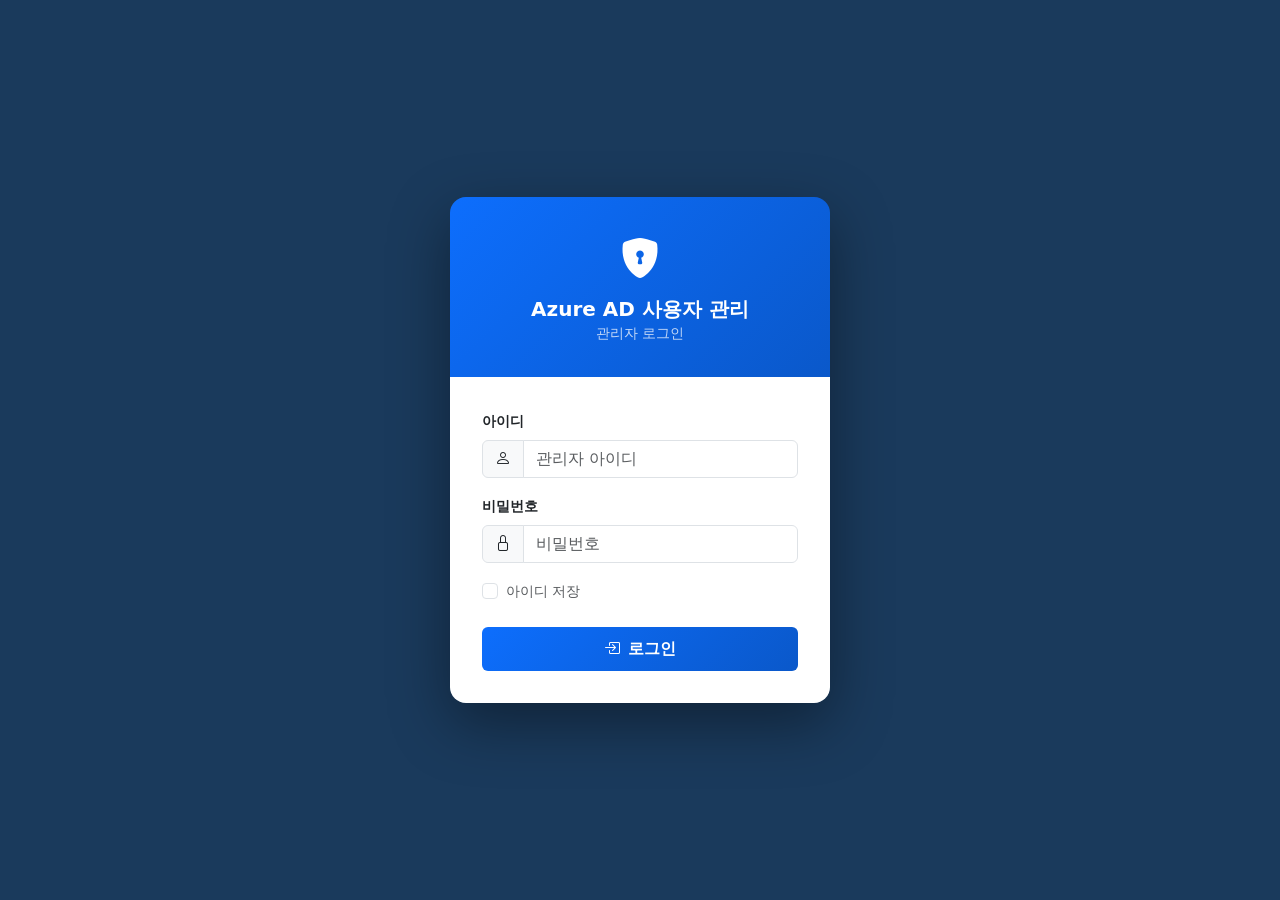
<file: wwwroot/login.html>
<!DOCTYPE html>
<html lang="ko">
<head>
  <meta charset="UTF-8" />
  <meta name="viewport" content="width=device-width, initial-scale=1.0" />
  <title>로그인 - Azure AD 관리</title>
  <link href="https://cdn.jsdelivr.net/npm/bootstrap@5.3.3/dist/css/bootstrap.min.css" rel="stylesheet" />
  <link href="https://cdn.jsdelivr.net/npm/bootstrap-icons@1.11.3/font/bootstrap-icons.css" rel="stylesheet" />
  <style>
    body { background: #1a3a5c; min-height: 100vh; display: flex; align-items: center; justify-content: center; }
    .login-card { width: 380px; border-radius: 16px; overflow: hidden; box-shadow: 0 20px 60px rgba(0,0,0,.4); }
    .login-header { background: linear-gradient(135deg, #0d6efd, #0a58ca); padding: 32px; text-align: center; color: white; }
    .login-header i { font-size: 2.5rem; }
    .login-body { padding: 32px; background: white; }
    .form-control:focus { border-color: #0d6efd; box-shadow: 0 0 0 .2rem rgba(13,110,253,.15); }
    .btn-login { background: linear-gradient(135deg, #0d6efd, #0a58ca); border: none; padding: 10px; font-size: 1rem; }
  </style>
</head>
<body>
  <div class="login-card">
    <div class="login-header">
      <i class="bi bi-shield-lock-fill d-block mb-2"></i>
      <h5 class="mb-0 fw-bold">Azure AD 사용자 관리</h5>
      <small class="opacity-75">관리자 로그인</small>
    </div>
    <div class="login-body">
      <div id="errorMsg" class="alert alert-danger d-none py-2 small"></div>
      <div class="mb-3">
        <label class="form-label fw-semibold small">아이디</label>
        <div class="input-group">
          <span class="input-group-text"><i class="bi bi-person"></i></span>
          <input id="username" type="text" class="form-control" placeholder="관리자 아이디" />
        </div>
      </div>
      <div class="mb-3">
        <label class="form-label fw-semibold small">비밀번호</label>
        <div class="input-group">
          <span class="input-group-text"><i class="bi bi-lock"></i></span>
          <input id="password" type="password" class="form-control" placeholder="비밀번호" />
        </div>
      </div>
      <div class="form-check mb-4">
        <input class="form-check-input" type="checkbox" id="saveId" />
        <label class="form-check-label small text-muted" for="saveId">아이디 저장</label>
      </div>
      <button id="loginBtn" class="btn btn-login btn-primary w-100 text-white fw-semibold" onclick="doLogin()">
        <i class="bi bi-box-arrow-in-right me-2"></i>로그인
      </button>
    </div>
  </div>

  <script src="https://cdn.jsdelivr.net/npm/bootstrap@5.3.3/dist/js/bootstrap.bundle.min.js"></script>
  <script>
    document.addEventListener('DOMContentLoaded', () => {
      const saved = localStorage.getItem('savedUsername');
      if (saved) {
        document.getElementById('username').value = saved;
        document.getElementById('saveId').checked = true;
      }
    });

    document.addEventListener('keydown', e => { if (e.key === 'Enter') doLogin(); });

    async function doLogin() {
      const username = document.getElementById('username').value.trim();
      const password = document.getElementById('password').value;
      const saveId   = document.getElementById('saveId').checked;

      if (saveId) localStorage.setItem('savedUsername', username);
      else        localStorage.removeItem('savedUsername');
      const errDiv   = document.getElementById('errorMsg');
      const btn      = document.getElementById('loginBtn');

      if (!username || !password) {
        errDiv.textContent = '아이디와 비밀번호를 입력하세요.';
        errDiv.classList.remove('d-none');
        return;
      }

      btn.disabled = true;
      btn.innerHTML = '<span class="spinner-border spinner-border-sm me-2"></span>로그인 중...';

      try {
        const res  = await fetch('/api/auth/login', {
          method: 'POST',
          headers: { 'Content-Type': 'application/json' },
          body: JSON.stringify({ username, password })
        });
        const data = await res.json();

        if (!res.ok) {
          errDiv.textContent = data.error || '로그인 실패';
          errDiv.classList.remove('d-none');
          return;
        }

        location.href = '/index.html';
      } catch {
        errDiv.textContent = '서버 연결 오류';
        errDiv.classList.remove('d-none');
      } finally {
        btn.disabled = false;
        btn.innerHTML = '<i class="bi bi-box-arrow-in-right me-2"></i>로그인';
      }
    }
  </script>
</body>
</html>
</file>
